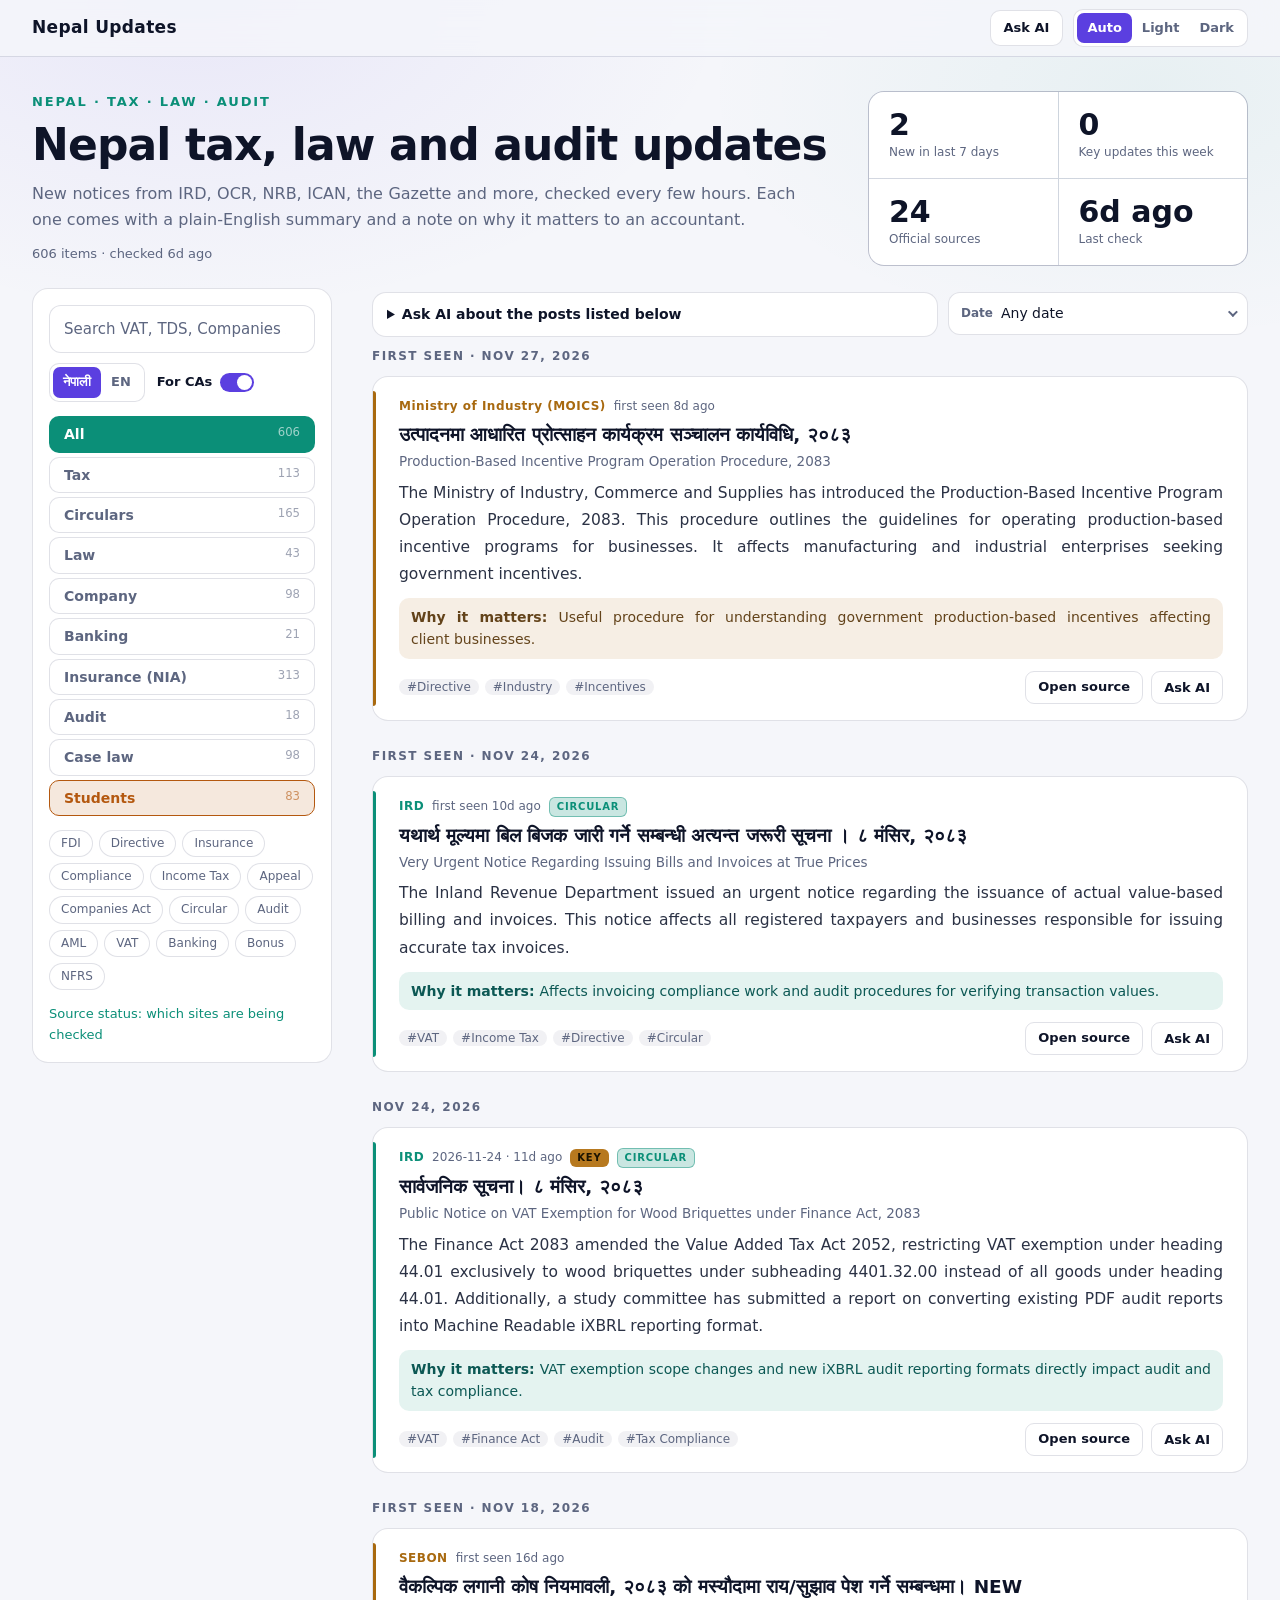
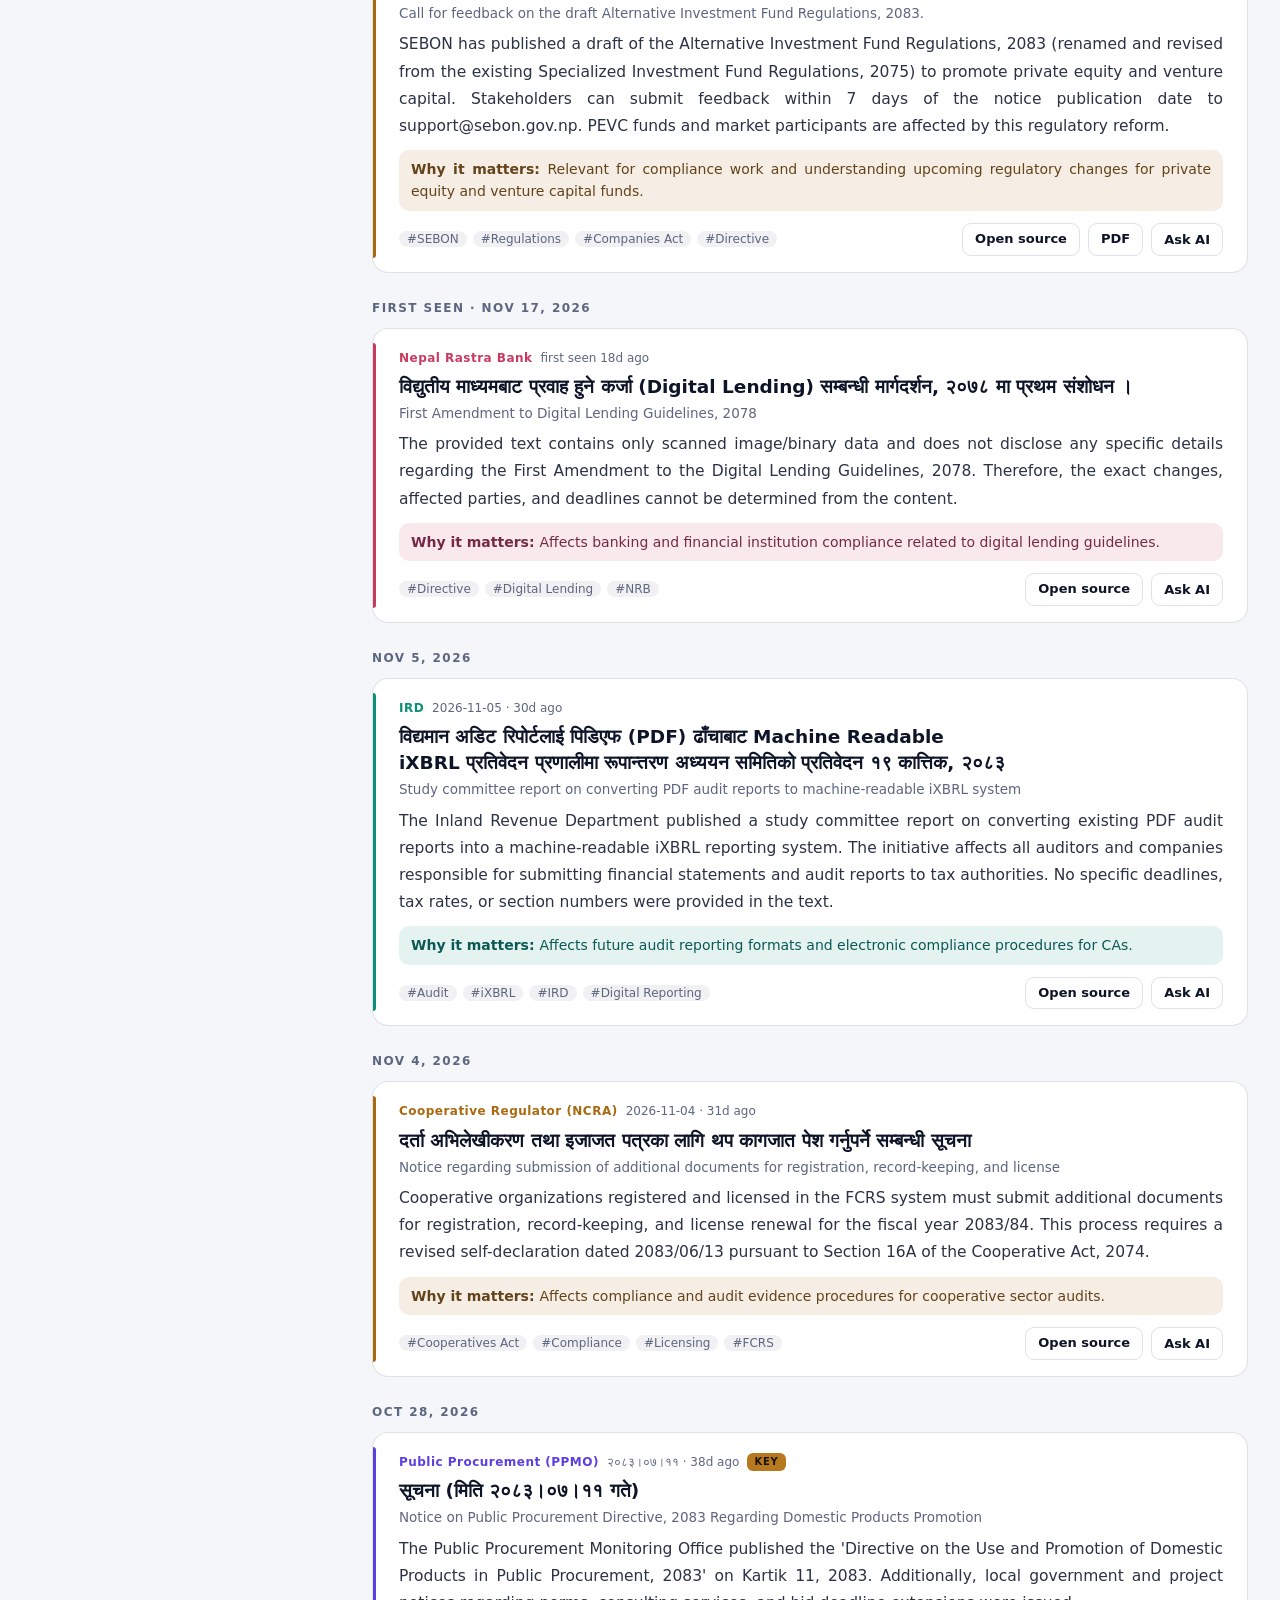
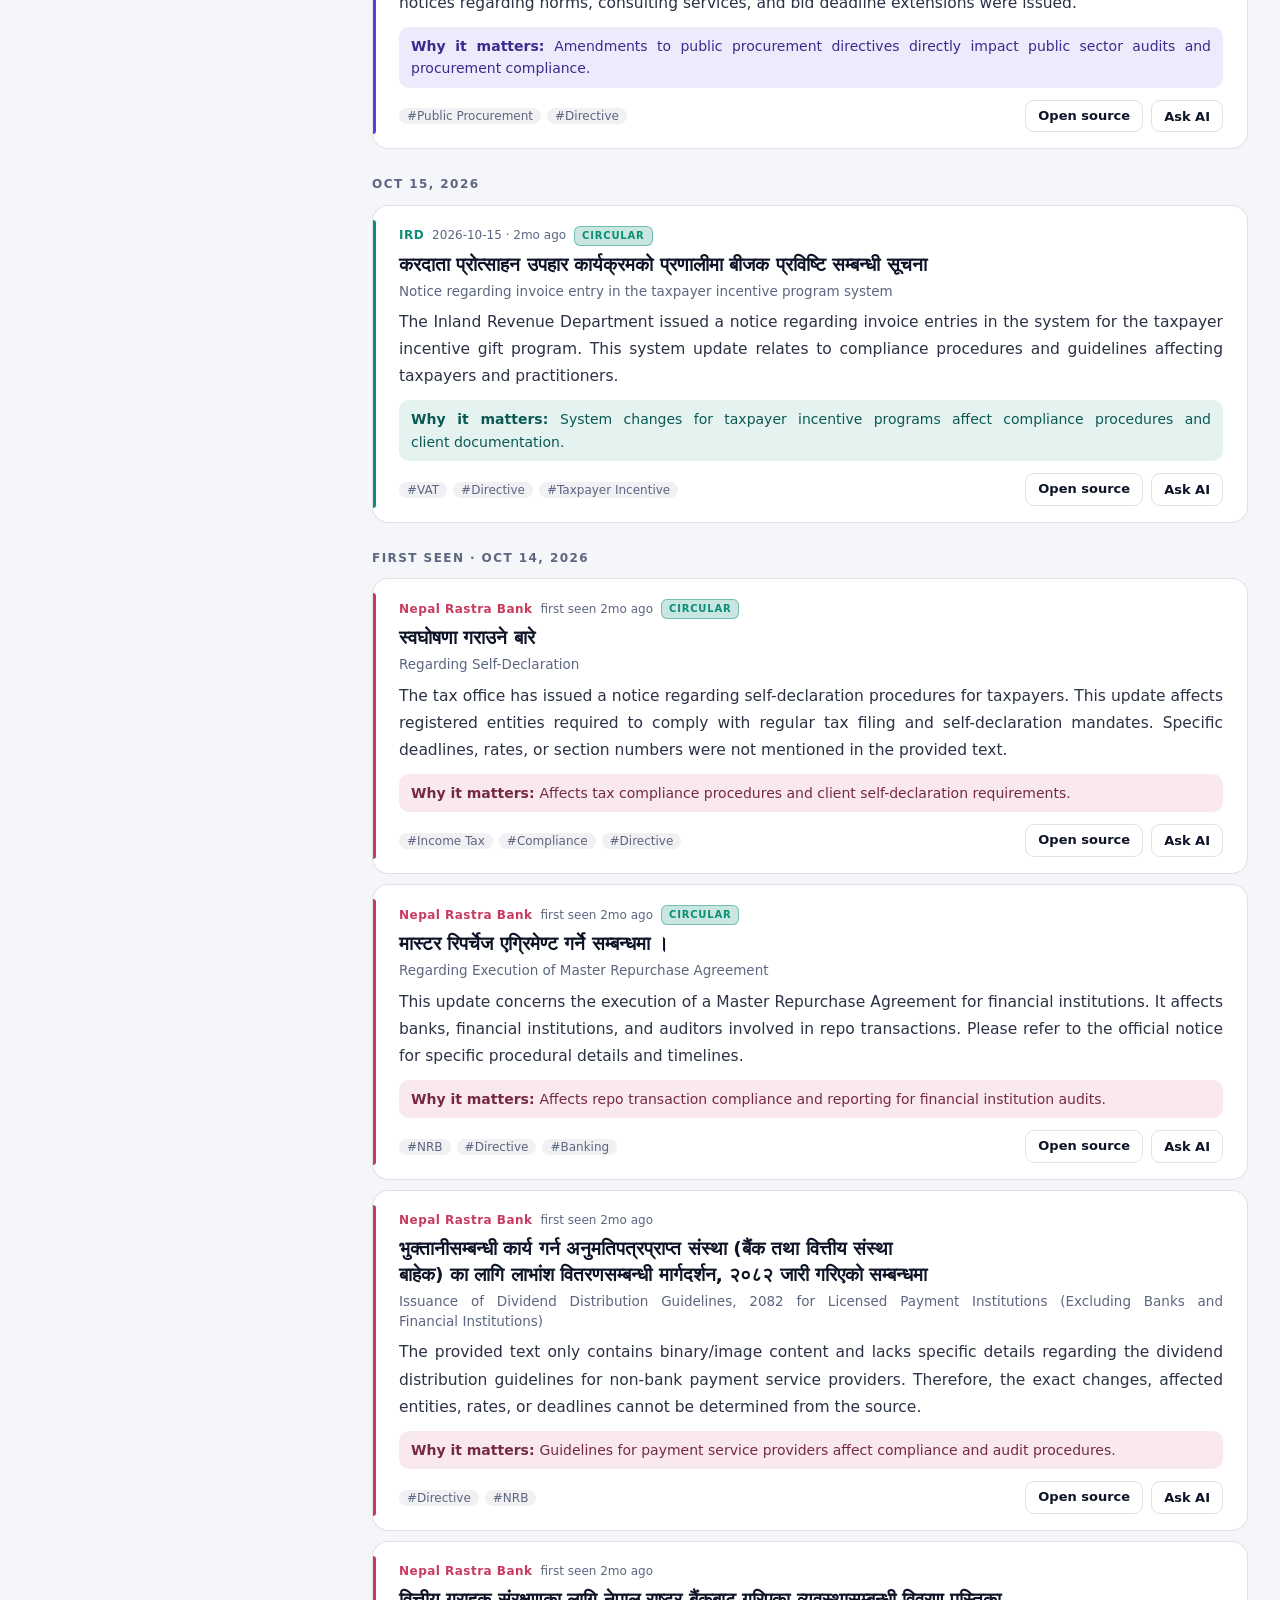
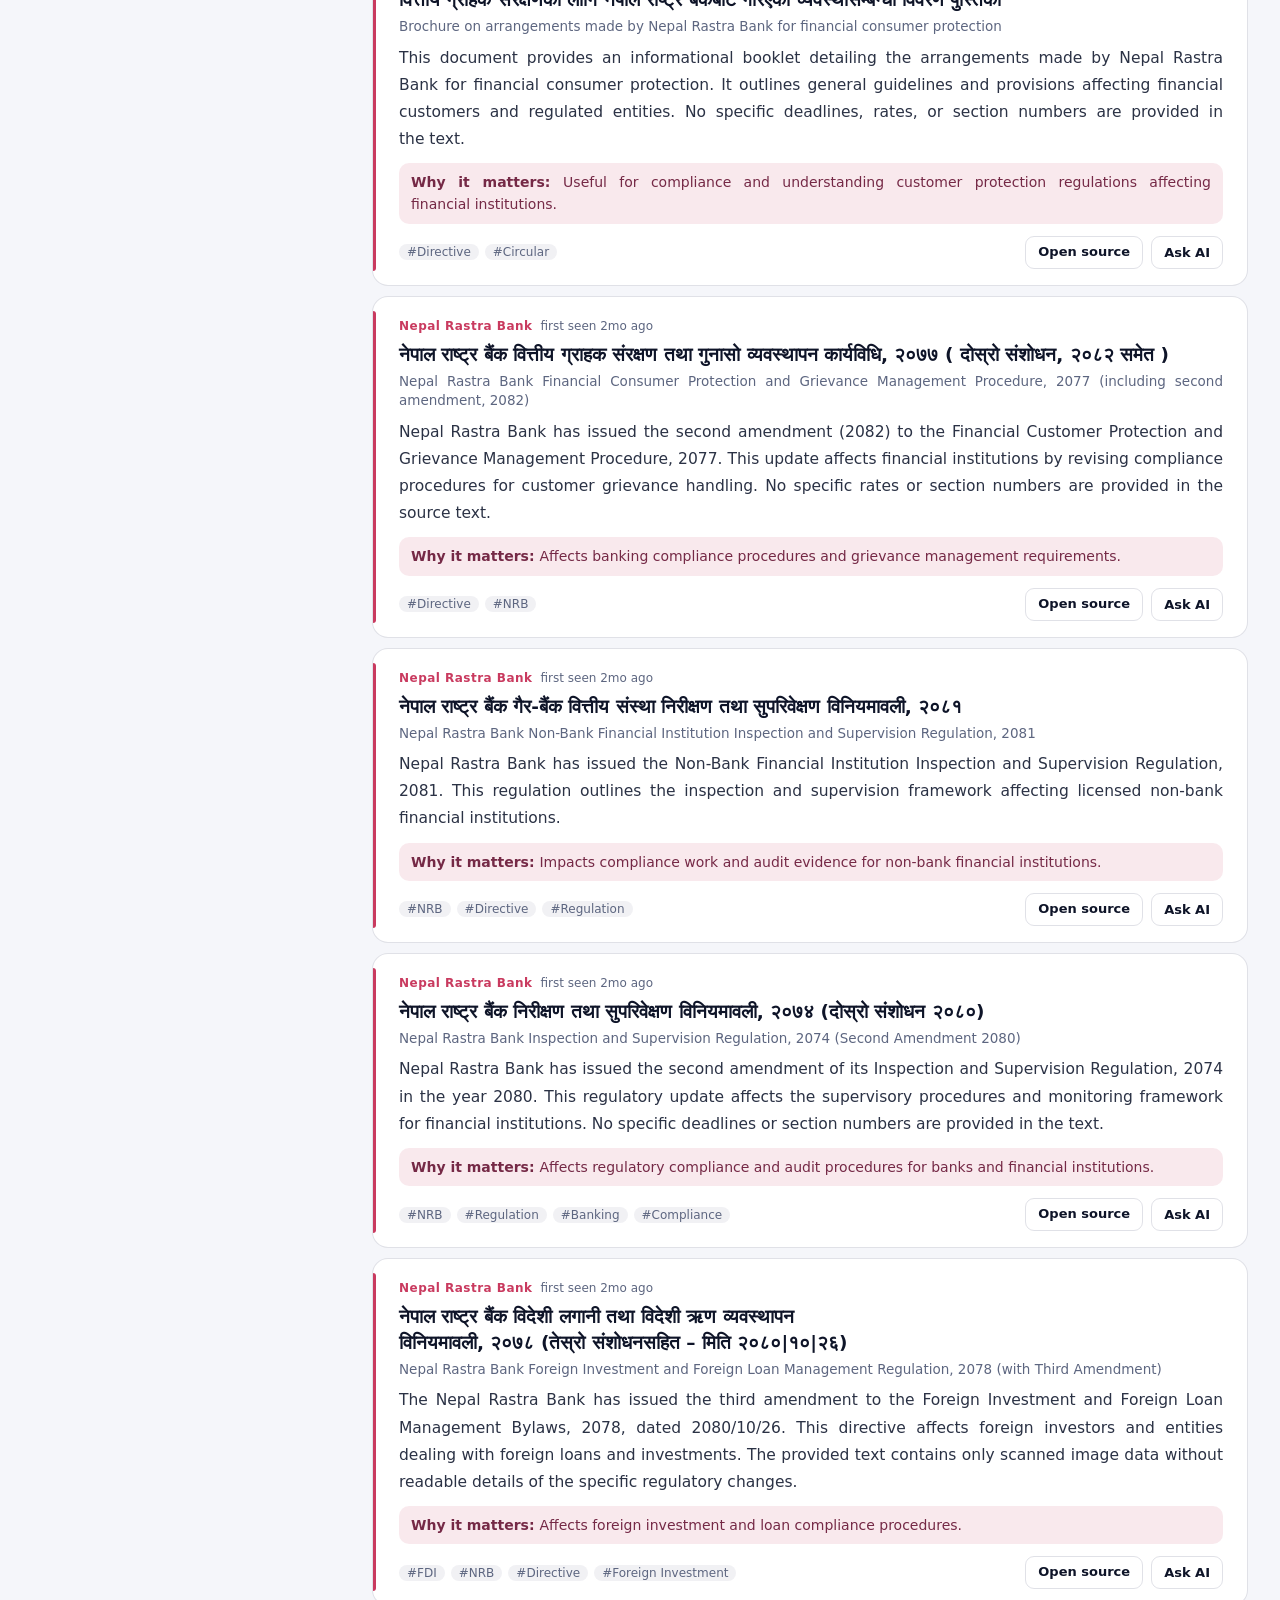
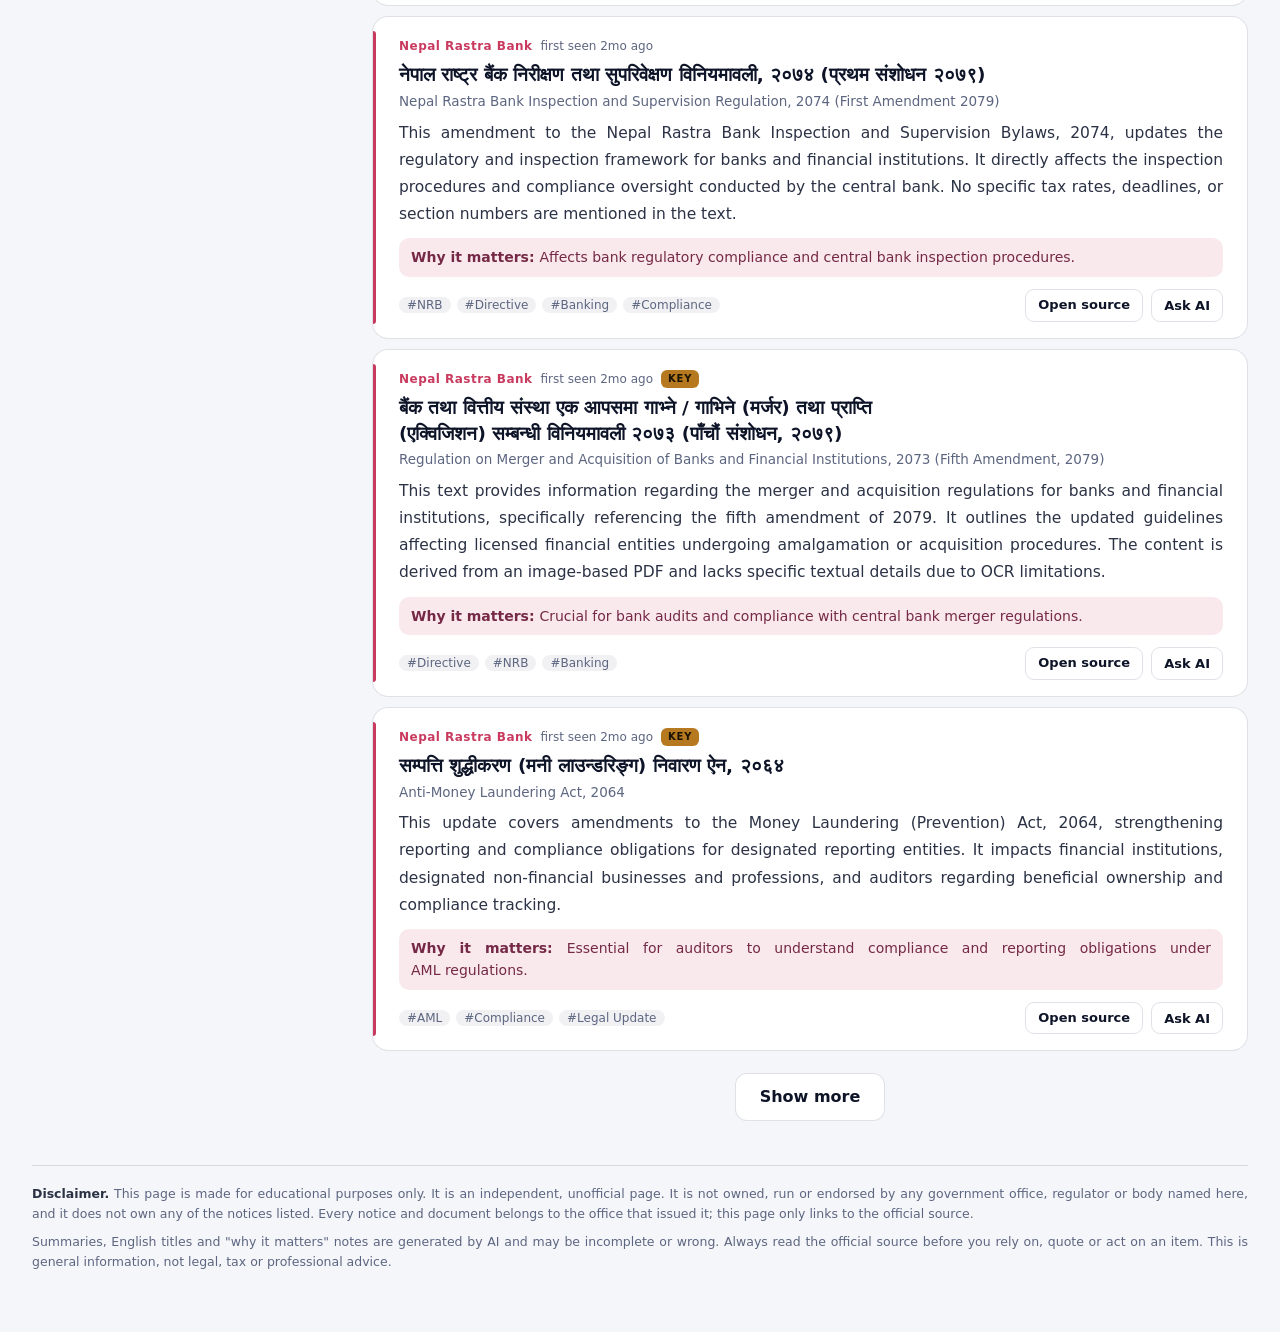
<file: index.html>
<!doctype html>
<html lang="en">
<head>
<meta charset="utf-8">
<meta name="viewport" content="width=device-width, initial-scale=1, viewport-fit=cover">
<meta http-equiv="Content-Security-Policy" content="default-src 'self'; script-src 'self'; style-src 'self'; img-src 'self' data:; connect-src 'self' https://generativelanguage.googleapis.com https://api.groq.com https://openrouter.ai; base-uri 'none'; form-action 'none'; object-src 'none'">
<title>Nepal tax, law and audit updates</title>
<meta name="description" content="Latest tax, law, company, banking and audit notices from Nepal's official sources, with a short plain-English summary of each.">
<meta property="og:type" content="website">
<meta property="og:title" content="Nepal tax, law and audit updates">
<meta property="og:description" content="New notices from IRD, OCR, NRB, ICAN, the Gazette and more, each with a plain-English summary and why it matters to an accountant.">
<meta property="og:image" content="https://anjan-nz.github.io/nepal-updates/icons/icon-512.png">
<meta name="twitter:card" content="summary">
<meta name="theme-color" content="#07040f">
<meta name="referrer" content="no-referrer">
<link rel="icon" href="favicon.svg" type="image/svg+xml">
<link rel="manifest" href="manifest.webmanifest">
<link rel="apple-touch-icon" href="icons/apple-touch-icon.png">
<link rel="stylesheet" href="style.css">
<script src="theme.js"></script>
</head>
<body>
<a class="skip" href="#list">Skip to updates</a>
<div class="bg" aria-hidden="true"></div>
<header class="top">
  <div class="wrap bar">
    <span class="brand">Nepal Updates</span>
    <div class="bar-r">
    <button class="aibtn" id="installBtn" type="button" hidden>Install</button>
    <button class="aibtn" id="aiBtn" type="button" aria-haspopup="dialog">Ask AI<span id="aiDot" class="dot" hidden></span></button>
    <div class="seg" id="theme" role="group" aria-label="Theme">
      <button type="button" data-t="auto" title="Follow device">Auto</button><button type="button" data-t="light" title="Light">Light</button><button type="button" data-t="dark" title="Dark">Dark</button>
    </div>
    </div>
  </div>
</header>

<dialog id="aiDlg" aria-labelledby="aiTitle">
  <form method="dialog" class="dlg" id="aiForm">
    <h2 id="aiTitle">Ask AI about these posts</h2>
    <p class="dlg-note">Add your own AI key to ask questions about any post. The key stays in this browser and is sent only to the provider you pick. This site has no server and never sees it.</p>
    <label>Provider
      <select id="aiProv">
        <option value="gemini">Google Gemini (free key)</option>
        <option value="groq">Groq</option>
        <option value="openrouter">OpenRouter</option>
      </select>
    </label>
    <label>API key
      <input id="aiKey" type="password" autocomplete="off" spellcheck="false" placeholder="Paste your key">
    </label>
    <label>Model <small>(optional)</small>
      <input id="aiModel" type="text" autocomplete="off" spellcheck="false">
    </label>
    <label class="chk"><input id="aiRemember" type="checkbox"> Remember the key on this device</label>
    <p class="dlg-note" id="aiHelp"></p>
    <div class="dlg-btns">
      <button type="button" class="btn" id="aiClear">Remove key</button>
      <button type="button" class="btn" id="aiCancel">Close</button>
      <button type="submit" class="btn primary" id="aiSave">Save</button>
    </div>
  </form>
</dialog>

<main class="wrap">
  <section class="hero">
    <div class="hero-text">
      <p class="label">Nepal · Tax · Law · Audit</p>
      <h1>Nepal tax, law and audit updates</h1>
      <p class="lede">New notices from IRD, OCR, NRB, ICAN, the Gazette and more, checked every few hours. Each one comes with a plain-English summary and a note on why it matters to an accountant.</p>
      <p class="meta" id="meta" aria-live="polite"></p>
    </div>
    <a class="stats" id="stats" href="status.html" aria-label="Feed numbers; open source status" hidden>
      <span class="stat"><b id="stNew">–</b><small>New in last 7 days</small></span>
      <span class="stat"><b id="stKey">–</b><small>Key updates this week</small></span>
      <span class="stat"><b id="stSrc">–</b><small>Official sources</small></span>
      <span class="stat"><b id="stChk">–</b><small>Last check</small></span>
    </a>
  </section>

  <div class="layout">
  <aside class="controls" aria-label="Filters">
    <div class="row">
      <label class="search"><span class="sr">Search updates</span>
        <input id="q" type="search" placeholder="Search VAT, TDS, Companies Act, IRD…" autocomplete="off" spellcheck="false" maxlength="80">
      </label>
      <div class="seg" id="lang" role="group" aria-label="Title language">
        <button type="button" data-l="np" class="on" aria-pressed="true" lang="ne">नेपाली</button><button type="button" data-l="en" aria-pressed="false">EN</button>
      </div>
      <button class="sw on" id="ca" type="button" aria-pressed="true">For CAs<i></i></button>
    </div>
    <div class="tabs" id="tabs" role="tablist" aria-label="Category"></div>
    <div class="chips" id="tags" aria-label="Tags"></div>
    <a class="statuslink" href="status.html">Source status: which sites are being checked</a>
  </aside>

  <div class="feed">

  <div class="tools">
  <details class="askall" id="askAll">
    <summary>Ask AI about the posts listed below</summary>
    <form class="askrow" id="askAllForm">
      <input id="askAllQ" type="text" maxlength="400" placeholder="e.g. Any VAT or TDS changes in these? / यीमध्ये कुन सूचना सहकारीसँग सम्बन्धित छन्?" autocomplete="off">
      <button type="submit" class="btn primary">Ask</button>
    </form>
    <p class="ans" id="askAllAns" aria-live="polite" hidden></p>
  </details>
  <div class="aibar" id="aiBar" hidden><span id="aiBarTxt"></span><button type="button" class="dclr" id="aiBarClr">Clear AI filter</button></div>

  <div class="datebox" id="dates">
    <div class="dbar">
      <button type="button" id="dBtn" class="dbtn" aria-expanded="false" aria-controls="dPanel"><b>Date</b><span id="dLbl">Any date</span><i aria-hidden="true"></i></button>
      <button type="button" id="dClr" class="dclr" hidden>Clear</button>
    </div>
    <div class="dpanel" id="dPanel" hidden>
      <div class="seg" id="cal" role="group" aria-label="Calendar">
        <button type="button" data-c="ad" class="on" aria-pressed="true">AD</button><button type="button" data-c="bs" aria-pressed="false">BS</button>
      </div>
      <span class="dgrp"><small>Date (or from)</small><span id="dFrom" class="pick"></span></span>
      <span class="dgrp"><small>To (optional)</small><span id="dTo" class="pick"></span></span>
      <p class="dhint">Pick one date to see that day only. Add a To date for a range.</p>
    </div>
  </div>
  </div>

  <section id="list" aria-live="polite"><div class="sk"></div><div class="sk"></div><div class="sk"></div></section>
  <div class="morewrap"><button id="more" type="button" hidden>Show more</button></div>
  </div>
  </div>

  <footer class="foot">
    <p><b>Disclaimer.</b> This page is made for educational purposes only. It is an independent, unofficial page. It is not owned, run or endorsed by any government office, regulator or body named here, and it does not own any of the notices listed. Every notice and document belongs to the office that issued it; this page only links to the official source.</p>
    <p>Summaries, English titles and "why it matters" notes are generated by AI and may be incomplete or wrong. Always read the official source before you rely on, quote or act on an item. This is general information, not legal, tax or professional advice.</p>
  </footer>
</main>

<noscript><p class="wrap noscript">This page needs JavaScript to show the update list.</p></noscript>
<script src="app.js" defer></script>
<script src="pwa.js" defer></script>
</body>
</html>
</file>
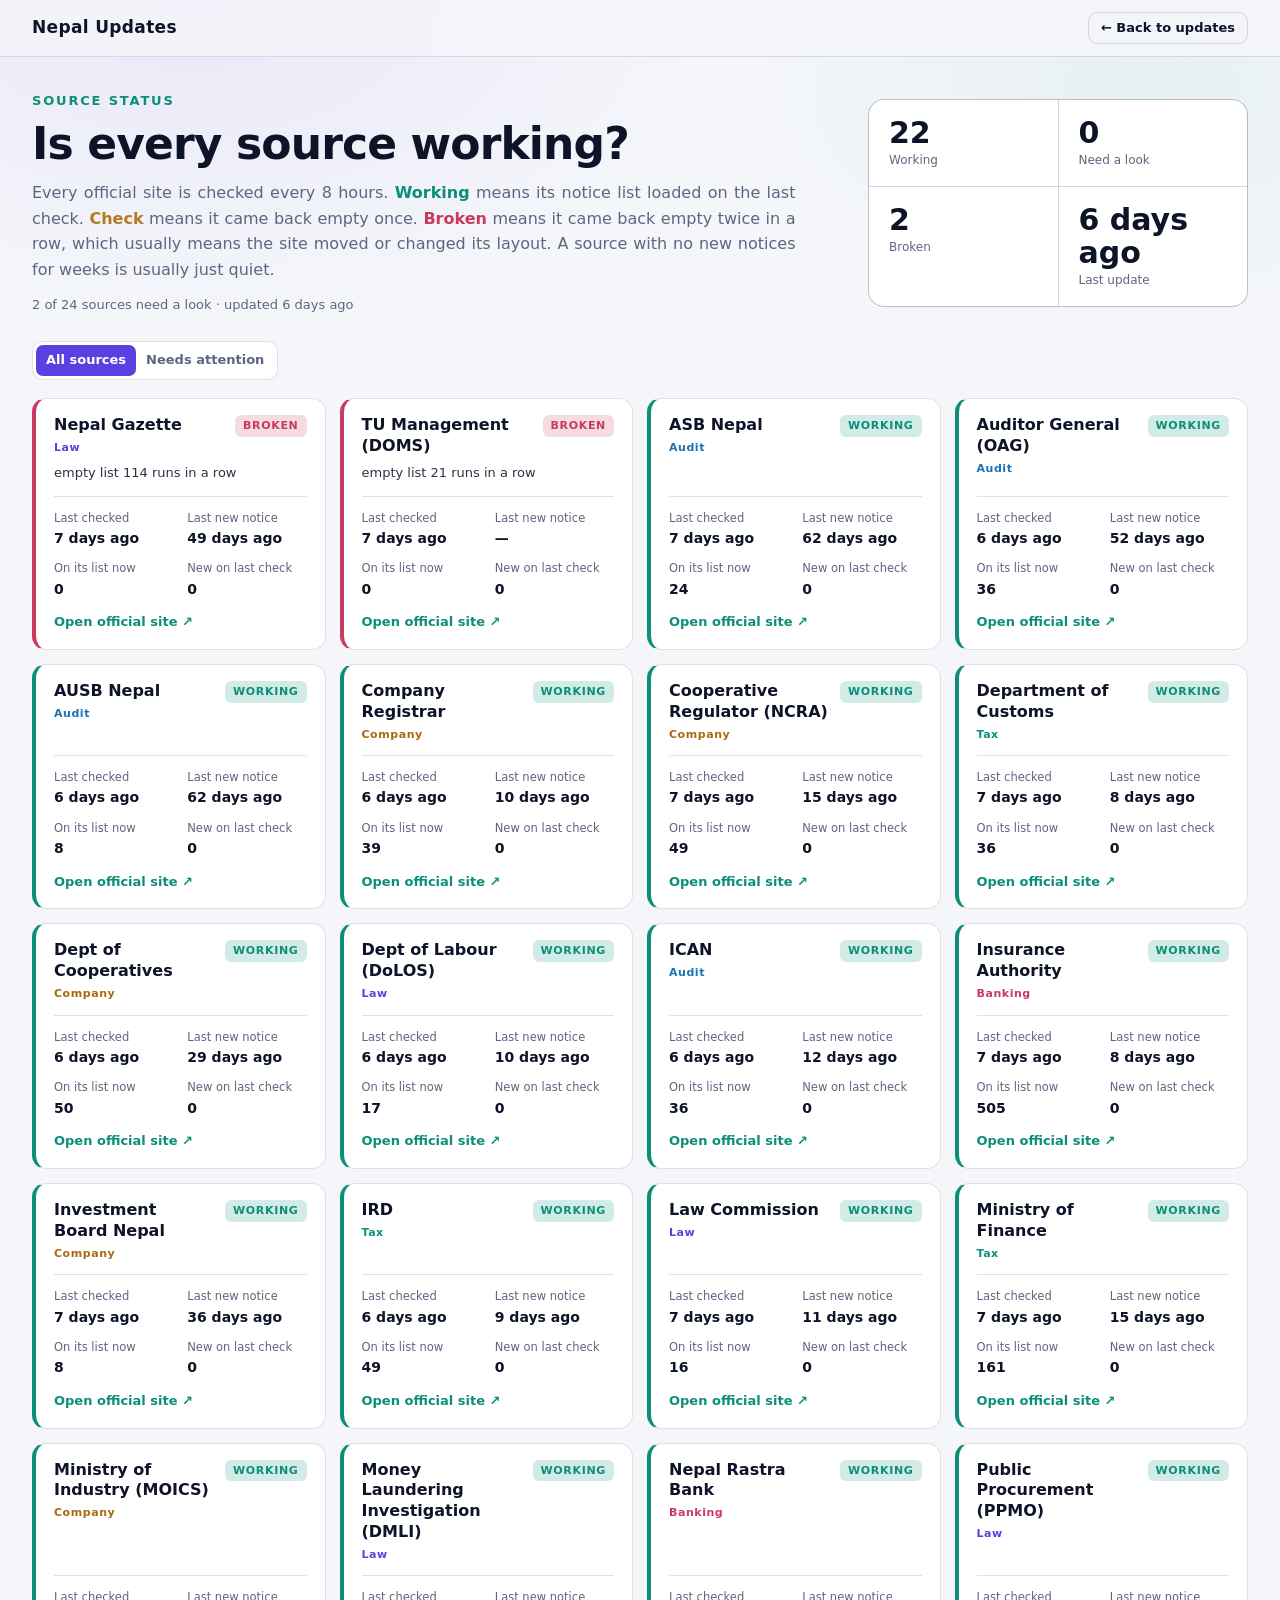
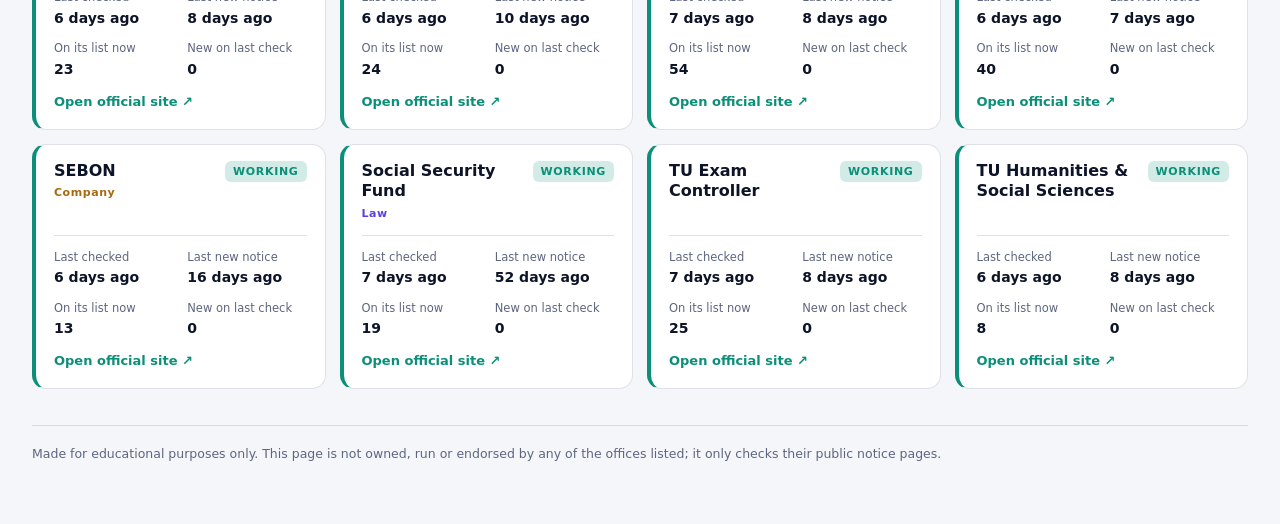
<file: status.html>
<!doctype html>
<html lang="en">
<head>
<meta charset="utf-8">
<meta name="viewport" content="width=device-width, initial-scale=1, viewport-fit=cover">
<meta http-equiv="Content-Security-Policy" content="default-src 'self'; script-src 'self'; style-src 'self'; img-src 'self' data:; connect-src 'self'; base-uri 'none'; form-action 'none'; object-src 'none'">
<title>Source status · Nepal Updates</title>
<meta name="description" content="Which official Nepali sources are being checked, and when each one last gave a new notice.">
<meta name="referrer" content="no-referrer">
<link rel="icon" href="favicon.svg" type="image/svg+xml">
<link rel="manifest" href="manifest.webmanifest">
<link rel="apple-touch-icon" href="icons/apple-touch-icon.png">
<link rel="stylesheet" href="style.css">
<script src="theme.js"></script>
</head>
<body>
<div class="bg" aria-hidden="true"></div>
<header class="top">
  <div class="wrap bar">
    <a class="brand" href="./">Nepal Updates</a>
    <a class="btn" href="./">← Back to updates</a>
  </div>
</header>

<main class="wrap">
  <section class="hero">
    <div class="hero-text">
      <p class="label">Source status</p>
      <h1>Is every source working?</h1>
      <p class="lede">Every official site is checked every 8 hours. <b class="ok-t">Working</b> means its notice list loaded on the last check. <b class="warn-t">Check</b> means it came back empty once. <b class="bad-t">Broken</b> means it came back empty twice in a row, which usually means the site moved or changed its layout. A source with no new notices for weeks is usually just quiet.</p>
      <p class="meta" id="sum" aria-live="polite"></p>
    </div>
    <div class="stats" id="stats" hidden>
      <span class="stat"><b id="stOk">–</b><small>Working</small></span>
      <span class="stat"><b id="stWarn">–</b><small>Need a look</small></span>
      <span class="stat"><b id="stBad">–</b><small>Broken</small></span>
      <span class="stat"><b id="stChk">–</b><small>Last update</small></span>
    </div>
  </section>

  <div class="seg hfilter" id="hfilter" role="group" aria-label="Show" hidden>
    <button type="button" data-f="all" class="on" aria-pressed="true">All sources</button><button type="button" data-f="bad" aria-pressed="false">Needs attention</button>
  </div>
  <section class="health" id="health" aria-live="polite"><div class="sk"></div><div class="sk"></div><div class="sk"></div></section>

  <footer class="foot"><p>Made for educational purposes only. This page is not owned, run or endorsed by any of the offices listed; it only checks their public notice pages.</p></footer>
</main>
<script src="status.js" defer></script>
<script src="pwa.js" defer></script>
</body>
</html>
</file>
<file: style.css>
*, *::before, *::after { box-sizing: border-box; margin: 0; padding: 0; }

:root {
  --bg: #07040f;
  --card: rgba(255,255,255,0.04);
  --card-2: rgba(255,255,255,0.07);
  --line: rgba(100,255,218,0.12);
  --accent: #64ffda;
  --accent-2: #7b61ff;
  --gold: #f4b942;
  --text: #ccd6f6;
  --dim: #8892b0;
  --white: #e6f1ff;
  --tax: #64ffda;
  --law: #7b61ff;
  --company: #f4b942;
  --bank: #ff8fa3;
  --audit: #5ec2ff;
  --case: #b6a3ff;
  --student: #f2a65a;
  --bar: rgba(7,4,15,.7);
  --surface: #15111f;
  --track: #2a2540;
  --chip: rgba(255,255,255,.05);
  --on-accent: #07040f;
  --glow-1: rgba(123,97,255,.16);
  --glow-2: rgba(100,255,218,.09);
  --font: system-ui, -apple-system, "Segoe UI", Roboto, "Noto Sans Devanagari", "Nirmala UI", sans-serif;
  color-scheme: dark;
}
/* Light theme: chosen in the switch, or "Auto" on a device set to light. */
:root[data-theme="light"] {
  --bg: #f5f6fa;
  --card: #ffffff;
  --card-2: #f0f2f8;
  --line: rgba(20,30,70,.13);
  --accent: #0b8f78;
  --accent-2: #5b3fe0;
  --gold: #b7791f;
  --text: #2b3245;
  --dim: #5d6680;
  --white: #0e1428;
  --tax: #0b8f78;
  --law: #5b3fe0;
  --company: #a8690f;
  --bank: #c93a5f;
  --audit: #1b72b5;
  --case: #6d4fe0;
  --student: #b4580f;
  --bar: rgba(245,246,250,.82);
  --surface: #ffffff;
  --track: #c9cdd9;
  --chip: rgba(20,30,70,.06);
  --on-accent: #ffffff;
  --glow-1: rgba(91,63,224,.08);
  --glow-2: rgba(11,143,120,.06);
  color-scheme: light;
}
@media (prefers-color-scheme: light) {
  :root:not([data-theme]) {
    --bg: #f5f6fa; --card: #ffffff; --card-2: #f0f2f8; --line: rgba(20,30,70,.13);
    --accent: #0b8f78; --accent-2: #5b3fe0; --gold: #b7791f; --text: #2b3245; --dim: #5d6680; --white: #0e1428;
    --tax: #0b8f78; --law: #5b3fe0; --company: #a8690f; --bank: #c93a5f; --audit: #1b72b5; --case: #6d4fe0; --student: #b4580f;
    --bar: rgba(245,246,250,.82); --surface: #ffffff; --track: #c9cdd9; --chip: rgba(20,30,70,.06); --on-accent: #ffffff;
    --glow-1: rgba(91,63,224,.08); --glow-2: rgba(11,143,120,.06);
    color-scheme: light;
  }
}

html { scroll-behavior: smooth; }
body {
  background: var(--bg);
  color: var(--text);
  font: 16px/1.6 var(--font);
  min-height: 100vh;
  -webkit-font-smoothing: antialiased;
}
.bg {
  position: fixed; inset: 0; z-index: -1;
  background:
    radial-gradient(60% 50% at 15% 0%, var(--glow-1), transparent 70%),
    radial-gradient(50% 40% at 90% 10%, var(--glow-2), transparent 70%),
    var(--bg);
}
.wrap { width: min(860px, 100% - 32px); margin-inline: auto; }
a { color: inherit; }
.sr { position: absolute; width: 1px; height: 1px; overflow: hidden; clip: rect(0 0 0 0); white-space: nowrap; }

.top { position: sticky; top: 0; z-index: 5; backdrop-filter: blur(14px); background: var(--bar); border-bottom: 1px solid var(--line); }
.bar { display: flex; justify-content: space-between; align-items: center; height: 56px; }
.brand { font-weight: 800; font-size: 17px; text-decoration: none; color: var(--white); letter-spacing: .02em; }
.brand span { color: var(--accent); }

.hero { padding: 48px 0 20px; }
.label { color: var(--accent); font-size: 13px; letter-spacing: .14em; text-transform: uppercase; font-weight: 600; }
h1 { color: var(--white); font-size: clamp(34px, 6vw, 52px); line-height: 1.1; margin: 8px 0 12px; letter-spacing: -.02em; }
.lede { color: var(--dim); max-width: 62ch; }
.meta { margin-top: 12px; font-size: 13px; color: var(--dim); min-height: 20px; }
.warn { color: var(--gold); }

.controls { position: sticky; top: 56px; z-index: 4; padding: 12px 0 6px; background: linear-gradient(var(--bg) 82%, transparent); }
.row { display: flex; gap: 10px; align-items: center; }
.search { flex: 1; }
input[type=search] {
  width: 100%; padding: 11px 14px; border-radius: 12px; border: 1px solid var(--line);
  background: var(--card); color: var(--white); font: inherit; font-size: 15px; outline: none;
  transition: border-color .2s, background .2s;
}
input[type=search]::placeholder { color: var(--dim); }
input[type=search]:focus { border-color: var(--accent); background: var(--card-2); }

.sw {
  display: inline-flex; align-items: center; gap: 8px; flex: none;
  background: none; border: 0; color: var(--dim); font: inherit; font-size: 13px; font-weight: 600; cursor: pointer; padding: 6px 2px;
}
.sw i { position: relative; width: 34px; height: 19px; border-radius: 10px; background: var(--track); transition: background .25s; }
.sw i::after { content: ""; position: absolute; left: 2px; top: 2px; width: 15px; height: 15px; border-radius: 50%; background: #cfd2d8; transition: transform .25s; }
.seg { display: inline-flex; flex: none; padding: 3px; border-radius: 10px; border: 1px solid var(--line); background: var(--card); }
.seg button {
  background: none; border: 0; border-radius: 7px; padding: 5px 10px; cursor: pointer;
  color: var(--dim); font: inherit; font-size: 13px; font-weight: 600; transition: background .2s, color .2s;
}
.seg button.on { background: var(--accent-2); color: #fff; }
.seg button:focus-visible { outline: 2px solid var(--accent); outline-offset: 1px; }
.tools { display: flex; flex-wrap: wrap; align-items: flex-start; gap: 10px; margin: 4px 0 6px; }
.tools .askall { flex: 1 1 280px; margin: 0; min-width: 0; }
.datebox { display: contents; }
.dbar { display: flex; align-items: center; gap: 8px; flex: 0 1 300px; min-width: 0; }
.dbtn {
  flex: 1; min-width: 0; display: flex; align-items: center; gap: 8px; padding: 9px 12px; border-radius: 12px;
  border: 1px solid var(--line); background: var(--card); color: var(--white); font: inherit; font-size: 14px; cursor: pointer; text-align: left;
  transition: border-color .2s, background .2s;
}
.dbtn b { color: var(--dim); font-size: 12px; font-weight: 600; flex: none; }
.dbtn span { flex: 1; min-width: 0; overflow: hidden; text-overflow: ellipsis; white-space: nowrap; }
.dbtn i { flex: none; width: 7px; height: 7px; border-right: 2px solid var(--dim); border-bottom: 2px solid var(--dim); transform: rotate(45deg) translateY(-2px); transition: transform .2s; }
.dbtn[aria-expanded=true] i { transform: rotate(225deg); }
.dbtn[aria-expanded=true], .dbtn.on { border-color: var(--accent); }
.dbtn:focus-visible { outline: 2px solid var(--accent); outline-offset: 1px; }
.dclr { background: none; border: 0; color: var(--accent); font: inherit; font-size: 13px; font-weight: 600; cursor: pointer; padding: 6px 2px; flex: none; }
.dpanel { display: grid; grid-template-columns: 1fr 1fr; gap: 10px 8px; flex: 1 0 100%; padding: 12px; border-radius: 12px; border: 1px solid var(--line); background: var(--card); }
.dpanel[hidden] { display: none; }
.dpanel .seg { grid-column: 1 / -1; justify-self: start; }
.dgrp { display: flex; flex-direction: column; gap: 4px; min-width: 0; }
.dgrp small { color: var(--dim); font-size: 12px; font-weight: 600; }
.pick { display: flex; gap: 4px; min-width: 0; }
.pick input, .pick select {
  flex: 1; min-width: 0; width: 100%; padding: 8px; border-radius: 9px; border: 1px solid var(--line); background: var(--card-2);
  color: var(--white); font: inherit; font-size: 13px; outline: none;
}
.pick input:focus, .pick select:focus { border-color: var(--accent); }
.pick select option { background: var(--surface); color: var(--white); }
.dhint { grid-column: 1 / -1; margin: 0; font-size: 12px; line-height: 1.4; color: var(--dim); }
.dpanel.bs .dgrp { grid-column: 1 / -1; }
@media (min-width: 561px) { .dpanel { grid-template-columns: auto 1fr 1fr; align-items: end; } .dpanel .seg, .dpanel.bs .dgrp { grid-column: auto; } .dpanel .pick { max-width: 340px; } }
@media (max-width: 560px) { .dbar { flex: 1 0 100%; } }
.orig { margin: -2px 0 8px; font-size: 13px; line-height: 1.45; color: var(--dim); }
.sw.on { color: var(--white); }
.sw.on i { background: var(--accent-2); }
.sw.on i::after { transform: translateX(15px); background: #fff; }

.tabs, .chips { display: flex; gap: 6px; overflow-x: auto; scrollbar-width: none; padding: 10px 0 2px; }
.tabs::-webkit-scrollbar, .chips::-webkit-scrollbar { display: none; }
.tab, .chip {
  flex: none; border: 1px solid var(--line); background: var(--card); color: var(--dim); font: inherit; cursor: pointer;
  border-radius: 999px; transition: color .2s, border-color .2s, background .2s;
}
.tab { padding: 6px 14px; font-size: 14px; font-weight: 600; }
.tab small { opacity: .6; margin-left: 5px; font-weight: 500; }
.chip { padding: 3px 11px; font-size: 12px; }
.tab:hover, .chip:hover { color: var(--white); border-color: color-mix(in srgb, var(--accent) 45%, transparent); }
.tab.on { color: var(--on-accent); background: var(--c, var(--accent)); border-color: transparent; }
.tab.stu { color: var(--student); border-color: var(--student); background: color-mix(in srgb, var(--student) 14%, var(--card)); font-weight: 700; }
.tab.stu.on { color: var(--on-accent); background: var(--student); }
.chip.on { color: var(--white); background: color-mix(in srgb, var(--accent-2) 28%, transparent); border-color: var(--accent-2); }

.day { margin: 26px 0 4px; font-size: 12px; letter-spacing: .12em; text-transform: uppercase; color: var(--dim); font-weight: 600; }
.card {
  --c: var(--accent);
  position: relative; margin: 10px 0; padding: 16px 18px 14px 20px; border-radius: 16px;
  background: var(--card); border: 1px solid var(--line); overflow: hidden;
  transition: background .2s, border-color .2s, transform .2s;
}
.card::before { content: ""; position: absolute; left: 0; top: 14px; bottom: 14px; width: 3px; border-radius: 0 3px 3px 0; background: var(--c); }
.card:hover { background: var(--card-2); border-color: color-mix(in srgb, var(--c) 40%, transparent); }
.head { display: flex; flex-wrap: wrap; align-items: center; gap: 8px; font-size: 12px; color: var(--dim); }
.head b { color: var(--c); font-weight: 700; letter-spacing: .04em; }
.badge { padding: 1px 7px; border-radius: 6px; font-size: 10px; font-weight: 800; letter-spacing: .08em; }
.key { background: var(--gold); color: #1a1200; }
.new { background: var(--accent); color: #04221b; }
.badge.circ { background: color-mix(in srgb, var(--tax) 22%, transparent); color: var(--tax); border: 1px solid color-mix(in srgb, var(--tax) 45%, transparent); }.title { display: block; margin: 6px 0 6px; font-size: 17px; line-height: 1.4; font-weight: 650; color: var(--white); text-decoration: none; }
.title:hover { color: var(--accent); }
.sum { font-size: 14.5px; color: var(--text); }
.acts { margin-top: 6px; font-size: 13px; color: var(--dim); }
.why {
  margin-top: 10px; padding: 8px 12px; border-radius: 10px; font-size: 13.5px; font-weight: 500;
  background: color-mix(in srgb, var(--c) 11%, transparent); color: color-mix(in srgb, var(--c) 55%, var(--white));
}
.why b { font-weight: 700; }
.foot-row { display: flex; flex-wrap: wrap; align-items: center; gap: 6px; margin-top: 12px; }
.t { font-size: 12px; color: var(--dim); padding: 1px 8px; border-radius: 999px; background: var(--chip); cursor: pointer; border: 0; font-family: inherit; }
.t:hover { color: var(--white); }
.grp { margin-top: 10px; font-size: 12px; }
.grpbtn { font: inherit; color: var(--dim); background: var(--chip); border: 0; border-radius: 999px; padding: 1px 9px; cursor: pointer; }
.grpbtn:hover, .grpbtn:focus-visible { color: var(--white); }
.grplist { list-style: none; margin-top: 6px; padding-left: 10px; border-left: 2px solid var(--line); }
.grplist li { display: flex; flex-wrap: wrap; gap: 4px 12px; padding: 2px 0; color: var(--dim); }
.grplist a { color: var(--accent); text-decoration: none; }
.grplist a:hover { text-decoration: underline; }
.btns { margin-left: auto; display: flex; gap: 8px; }
.btn {
  font-size: 13px; font-weight: 600; text-decoration: none; padding: 5px 12px; border-radius: 9px;
  border: 1px solid var(--line); color: var(--white); transition: border-color .2s, color .2s;
}
.btn:hover { border-color: var(--c); color: var(--c); }
mark { background: rgba(244,185,66,.3); color: inherit; border-radius: 3px; padding: 0 1px; }

.empty { margin: 50px 0; text-align: center; color: var(--dim); }
.empty b { display: block; color: var(--white); font-size: 18px; margin-bottom: 6px; }
.sk { height: 120px; margin: 10px 0; border-radius: 16px; background: linear-gradient(100deg, var(--card) 30%, var(--card-2) 50%, var(--card) 70%); background-size: 300% 100%; animation: sh 1.4s linear infinite; }
@keyframes sh { to { background-position: -300% 0; } }

.morewrap { display: flex; justify-content: center; margin: 22px 0 8px; }
#more { padding: 10px 24px; border-radius: 12px; border: 1px solid var(--line); background: var(--card); color: var(--white); font: inherit; font-weight: 600; cursor: pointer; }
#more:hover { border-color: var(--accent); }
.foot { margin: 36px auto 60px; font-size: 12.5px; color: var(--dim); max-width: 70ch; border-top: 1px solid var(--line); padding-top: 18px; }
.foot p + p { margin-top: 8px; }
.foot b { color: var(--text); }
/* Paragraphs read as justified blocks; titles and controls stay left-aligned. */
.lede, .sum, .why, .orig, .ans, .foot p { text-align: justify; text-justify: inter-word; hyphens: auto; }
.noscript { padding: 40px 0; color: var(--gold); }

:focus-visible { outline: 2px solid var(--accent); outline-offset: 2px; }

/* ---- Ask AI ---- */
.bar-r { display: flex; align-items: center; gap: 10px; }
.aibtn {
  position: relative; display: inline-flex; align-items: center; gap: 6px; padding: 7px 13px; border-radius: 10px; cursor: pointer;
  border: 1px solid var(--line); background: var(--card); color: var(--white); font: inherit; font-size: 13px; font-weight: 650;
}
.aibtn:hover { border-color: var(--accent-2); }
.dot { width: 7px; height: 7px; border-radius: 50%; background: var(--accent); }
.btn { background: none; font-family: inherit; cursor: pointer; }
.btn.primary { background: var(--accent-2); border-color: transparent; color: #fff; }
.btn.primary:hover { color: #fff; filter: brightness(1.1); }
.btn:disabled { opacity: .55; cursor: wait; }
.askall { margin: 4px 0 6px; border: 1px solid var(--line); border-radius: 14px; background: var(--card); padding: 10px 14px; }
.askall summary { cursor: pointer; font-size: 14px; font-weight: 650; color: var(--white); }
.askall[open] summary { margin-bottom: 10px; }
.askrow { display: flex; gap: 8px; }
.askrow input {
  flex: 1; min-width: 0; padding: 9px 12px; border-radius: 10px; border: 1px solid var(--line);
  background: var(--card-2); color: var(--white); font: inherit; font-size: 14px; outline: none;
}
.askrow input:focus { border-color: var(--accent); }
.askbox { margin-top: 12px; padding-top: 12px; border-top: 1px dashed var(--line); }
.ans { margin-top: 10px; font-size: 14.5px; color: var(--text); white-space: pre-wrap; }
.ans.wait { color: var(--dim); font-style: italic; }
.ans.err { color: var(--bank); }
.aibar[hidden] { display: none; }
.aibar { flex: 1 1 100%; display: flex; align-items: center; justify-content: space-between; gap: 10px; margin-top: 10px; padding: 8px 12px; border: 1px solid var(--accent); border-radius: 10px; font-size: 13.5px; font-weight: 600; }
dialog { margin: auto; border: 1px solid var(--line); border-radius: 16px; background: var(--bg); color: var(--text); padding: 0; width: min(460px, 100% - 32px); }
dialog::backdrop { background: rgba(0,0,0,.55); backdrop-filter: blur(3px); }
.dlg { display: flex; flex-direction: column; gap: 12px; padding: 20px; }
.dlg h2 { font-size: 18px; color: var(--white); }
.dlg label { display: flex; flex-direction: column; gap: 5px; font-size: 13px; font-weight: 600; color: var(--white); }
.dlg label small { font-weight: 400; color: var(--dim); }
/* native dropdown list: solid colours per theme (dark mode otherwise shows light text on a white list) */
.dlg select option { background: var(--surface); color: var(--white); }
.dlg input[type=password], .dlg input[type=text], .dlg select {
  padding: 9px 11px; border-radius: 9px; border: 1px solid var(--line); background: var(--card-2); color: var(--white); font: inherit; font-size: 14px;
}
.dlg .chk { flex-direction: row; align-items: center; gap: 8px; font-weight: 500; }
.dlg-note { font-size: 12.5px; color: var(--dim); }
.dlg-btns { display: flex; gap: 8px; justify-content: flex-end; flex-wrap: wrap; }
.statuslink { display: inline-block; margin-top: 12px; font-size: 13px; color: var(--accent); text-decoration: none; }
.statuslink:hover { text-decoration: underline; }

/* ---- Hero numbers (fills the right side on wide screens) ---- */
.stats {
  display: grid; grid-template-columns: 1fr 1fr; gap: 1px; margin-top: 18px; border-radius: 16px; overflow: hidden;
  border: 1px solid var(--line); background: var(--line); text-decoration: none; color: inherit;
}
.stats[hidden] { display: none; }
.stat { display: flex; flex-direction: column; gap: 2px; padding: 14px 16px; background: var(--surface); }
.stat b { font-size: 26px; line-height: 1.1; color: var(--white); font-weight: 750; }
.stat small { font-size: 12px; color: var(--dim); }
.stats:hover .stat { background: color-mix(in srgb, var(--surface) 92%, var(--accent)); }

/* ---- Source status page ---- */
a.brand { text-decoration: none; }
.health { display: grid; grid-template-columns: repeat(auto-fill, minmax(270px, 1fr)); gap: 14px; margin-top: 4px; }
.health .empty { grid-column: 1 / -1; }
.health .sk { height: 170px; margin: 0; }
.hrow {
  --c: var(--accent); display: flex; flex-direction: column; padding: 16px 18px; border-radius: 14px;
  border: 1px solid var(--line); background: var(--card); border-left: 4px solid var(--tax); transition: border-color .2s, background .2s;
}
.hrow:hover { background: var(--card-2); }
.hrow.warn { border-left-color: var(--gold); }
.hrow.bad { border-left-color: var(--bank); }
.htop { display: flex; justify-content: space-between; align-items: flex-start; gap: 10px; padding-bottom: 12px; color: var(--white); }
.hname { display: flex; flex-direction: column; gap: 3px; min-width: 0; }
.hname b { line-height: 1.3; }
.hcat { align-self: flex-start; font-size: 11px; font-weight: 700; letter-spacing: .05em; color: var(--c); }
.hlink { padding-top: 12px; font-size: 13px; font-weight: 600; color: var(--accent); text-decoration: none; }
.hlink:hover { text-decoration: underline; }
.hfilter { margin: 4px 0 14px; }
.ok-t { color: var(--tax); } .warn-t { color: var(--gold); } .bad-t { color: var(--bank); }
.top .btn { font-size: 13px; }
.hbadge { font-size: 11px; font-weight: 800; letter-spacing: .06em; text-transform: uppercase; padding: 2px 8px; border-radius: 6px; background: color-mix(in srgb, var(--tax) 18%, transparent); color: var(--tax); }
.hbadge.warn { background: color-mix(in srgb, var(--gold) 18%, transparent); color: var(--gold); }
.hbadge.bad { background: color-mix(in srgb, var(--bank) 18%, transparent); color: var(--bank); }
.hnote { margin-top: -6px; padding-bottom: 12px; font-size: 13px; color: var(--text); }
.hgrid { display: grid; grid-template-columns: 1fr 1fr; gap: 10px 14px; margin-top: auto; padding-top: 12px; border-top: 1px solid var(--line); }
.hgrid dt { font-size: 11.5px; color: var(--dim); }
.hgrid dd { font-size: 14px; color: var(--white); font-weight: 600; }

/* ---- Wide screens: sticky filter sidebar on the left, feed at a comfortable reading width on the right ---- */
@media (min-width: 1100px) {
  .wrap { width: min(1240px, 100% - 64px); }
  .hero { padding: 34px 0 22px; display: grid; grid-template-columns: minmax(0, 1fr) 380px; gap: 40px; align-items: center; }
  .stats { margin-top: 0; }
  .stat { padding: 16px 20px; }
  .stat b { font-size: 30px; }
  .hero h1 { font-size: 44px; }
  .lede { max-width: 75ch; }
  .layout { display: grid; grid-template-columns: 300px minmax(0, 1fr); gap: 40px; align-items: start; }
  .controls {
    position: sticky; top: 72px; padding: 16px; border: 1px solid var(--line); border-radius: 16px; background: var(--card);
    max-height: calc(100vh - 88px); overflow-y: auto; scrollbar-width: thin;
  }
  .controls .row { flex-wrap: wrap; }
  .controls .search { flex-basis: 100%; }
  .tabs { flex-direction: column; overflow: visible; gap: 4px; padding-top: 14px; }
  .tab { display: flex; justify-content: space-between; text-align: left; border-radius: 10px; }
  .chips { flex-wrap: wrap; overflow: visible; padding-top: 12px; }
  .feed { min-width: 0; }  /* fills its column: right edge lines up with the stats box and header */
  .day:first-of-type { margin-top: 10px; }
  .card { padding: 20px 24px 16px 26px; }
  .title { font-size: 18.5px; }
  .orig { font-size: 13.5px; }
  .sum { font-size: 15.5px; line-height: 1.75; }
  .why { font-size: 14px; }
  .foot { max-width: none; }
}

@media (max-width: 560px) {
  .row { flex-wrap: wrap; }
  .search { flex-basis: 100%; }
  .btns { margin-left: 0; width: 100%; }
}
@media (prefers-reduced-motion: reduce) {
  *, *::before, *::after { animation: none !important; transition: none !important; }
  html { scroll-behavior: auto; }
}

/* installed-app / phone polish */
.top { padding-top: env(safe-area-inset-top); }
body { padding-bottom: env(safe-area-inset-bottom); overscroll-behavior-y: none; -webkit-tap-highlight-color: transparent; }
.aibtn[hidden] { display: none; }
@media (max-width: 899px) {
  .controls { position: static; background: none; padding: 4px 0 6px; }
  .lede, .sum, .why, .orig, .ans, .foot p { text-align: left; hyphens: manual; }
  .lede { font-size: 15px; line-height: 1.6; }
  .stats { grid-template-columns: repeat(4, 1fr); }
  .stat { padding: 10px 8px; }
  .stat b { font-size: 19px; }
  .stat small { font-size: 10.5px; }
}
@media (max-width: 560px) {
  .bar { gap: 8px; }
  .bar-r { gap: 6px; }
  .brand { font-size: 15px; }
  .hero { padding: 24px 0 8px; }
  .aibtn { padding: 8px 10px; }
  button, .seg button, .tabs button { min-height: 38px; }
}

/* ---- Polish layer: easing, scroll reveal, press feedback, skip link ---- */
:root { --ease: cubic-bezier(0.32, 0.72, 0, 1); }
h1, .title { text-wrap: balance; }
.lede, .sum, .why, .orig { text-wrap: pretty; }
.card, .tab, .chip, .btn, .aibtn, #more, .seg button, .stats .stat { transition-timing-function: var(--ease); }
.card { transition-duration: .35s; }
.card:hover { transform: translateY(-2px); }
.tab:active, .chip:active, .btn:active, .aibtn:active, #more:active, .seg button:active, .t:active { transform: scale(.98); }
.skip { position: absolute; left: 16px; top: -48px; z-index: 10; padding: 8px 14px; border-radius: 10px; background: var(--accent-2); color: #fff; font-weight: 650; text-decoration: none; transition: top .2s var(--ease); }
.skip:focus { top: 8px; }
@supports (animation-timeline: view()) {
  @keyframes rise { from { opacity: 0; transform: translateY(18px); } to { opacity: 1; transform: none; } }
  .card { animation: rise linear both; animation-timeline: view(); animation-range: entry 0% entry 40%; }
}
</file>
